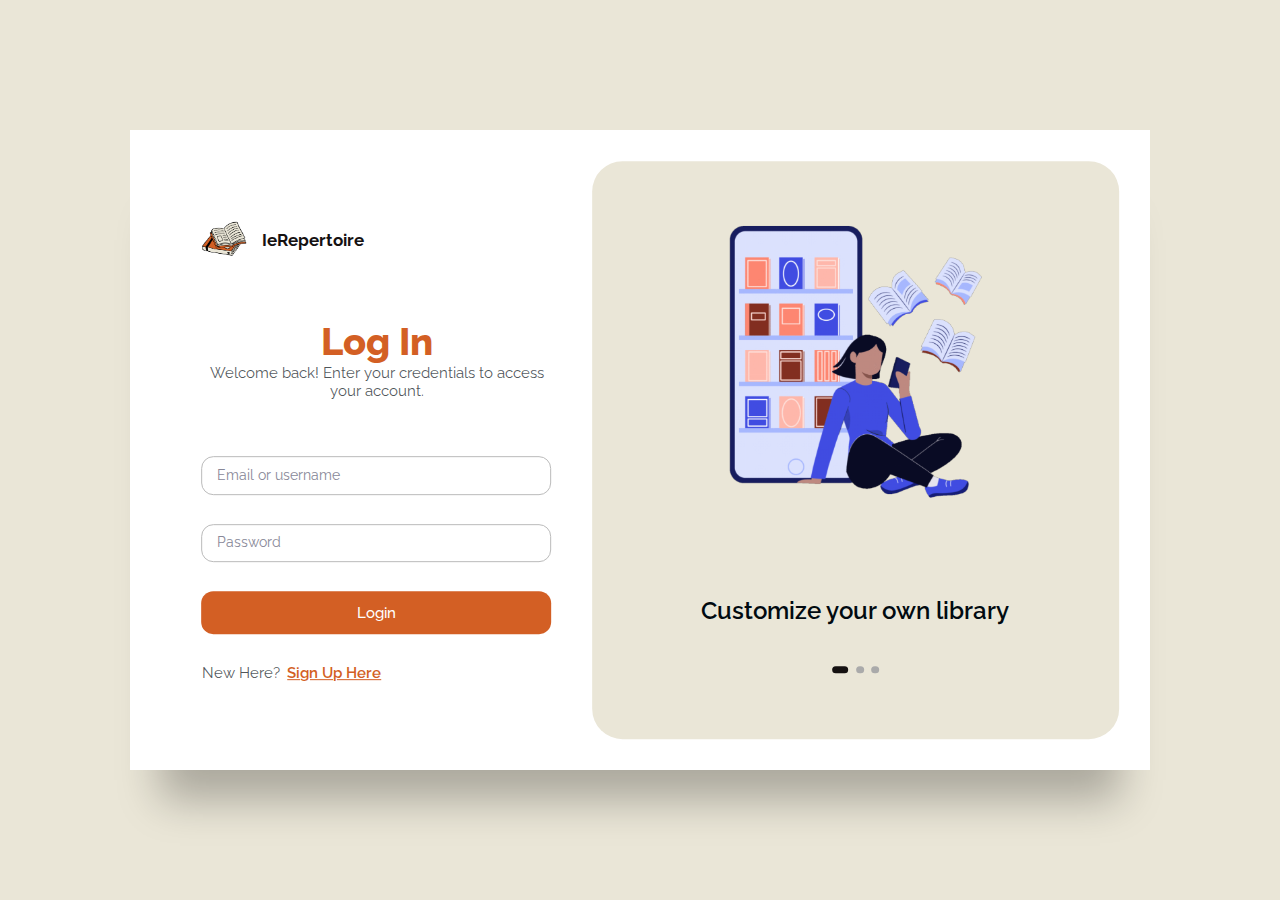
<file: index.html>
<!DOCTYPE html>
<html lang="en">
  <head>
    <meta charset="UTF-8" />
    <meta
      http-equiv="X-UA-Compatible"
      content="IE=edge"
    />
    <meta
      name="viewport"
      content="width=device-width, initial-scale=1.0"
    />
    <title>Login - IeRepertoire</title>
    <link
      rel="stylesheet"
      href="style.css"
    />
  </head>
  <body>
    <main>
      <div class="box">
        <div class="inner-box">
          <div class="forms-wrap">
            <form
              action="index.html"
              class="sign-in-form"
            >
              <div class="logo">
                <img
                  src="./img/logo.png"
                  alt="easyclass"
                />
                <h4>IeRepertoire</h4>
              </div>

              <div class="heading">
                <h2>Log In</h2>
                <p>
                  Welcome back! Enter your credentials to access your account.
                </p>
              </div>

              <div class="actual-form">
                <div class="input-wrap">
                  <input
                    type="email"
                    class="input-field"
                    required
                  />
                  <label>Email or username</label>
                </div>

                <div class="input-wrap">
                  <input
                    type="password"
                    class="input-field"
                    required
                  />
                  <label>Password</label>
                </div>

                <button
                  type="submit"
                  class="sign-btn"
                >
                  Login
                </button>

                <div class="new">
                  <p>New Here?</p>
                  <a href="signup.html">Sign Up Here</a>
                </div>
              </div>
            </form>
          </div>

          <div class="carousel">
            <div class="images-wrapper">
              <img
                src="./img/image2.png"
                class="image img-1 show"
                alt=""
              />
              <img
                src="./img/image3.png"
                class="image img-2"
                alt=""
              />
              <img
                src="./img/image1.png"
                class="image img-3"
                alt=""
              />
            </div>

            <div class="text-slider">
              <div class="text-wrap">
                <div class="text-group">
                  <h2>Customize your own library</h2>
                  <h2>Embark on a literary journey</h2>
                  <h2>Enjoy our virtual bookshelf</h2>
                </div>
              </div>

              <div class="bullets">
                <span
                  class="active"
                  data-value="1"
                ></span>
                <span data-value="2"></span>
                <span data-value="3"></span>
              </div>
            </div>
          </div>
        </div>
      </div>
    </main>

    <!-- Javascript file -->

    <script src="app.js"></script>
  </body>
</html>
</file>
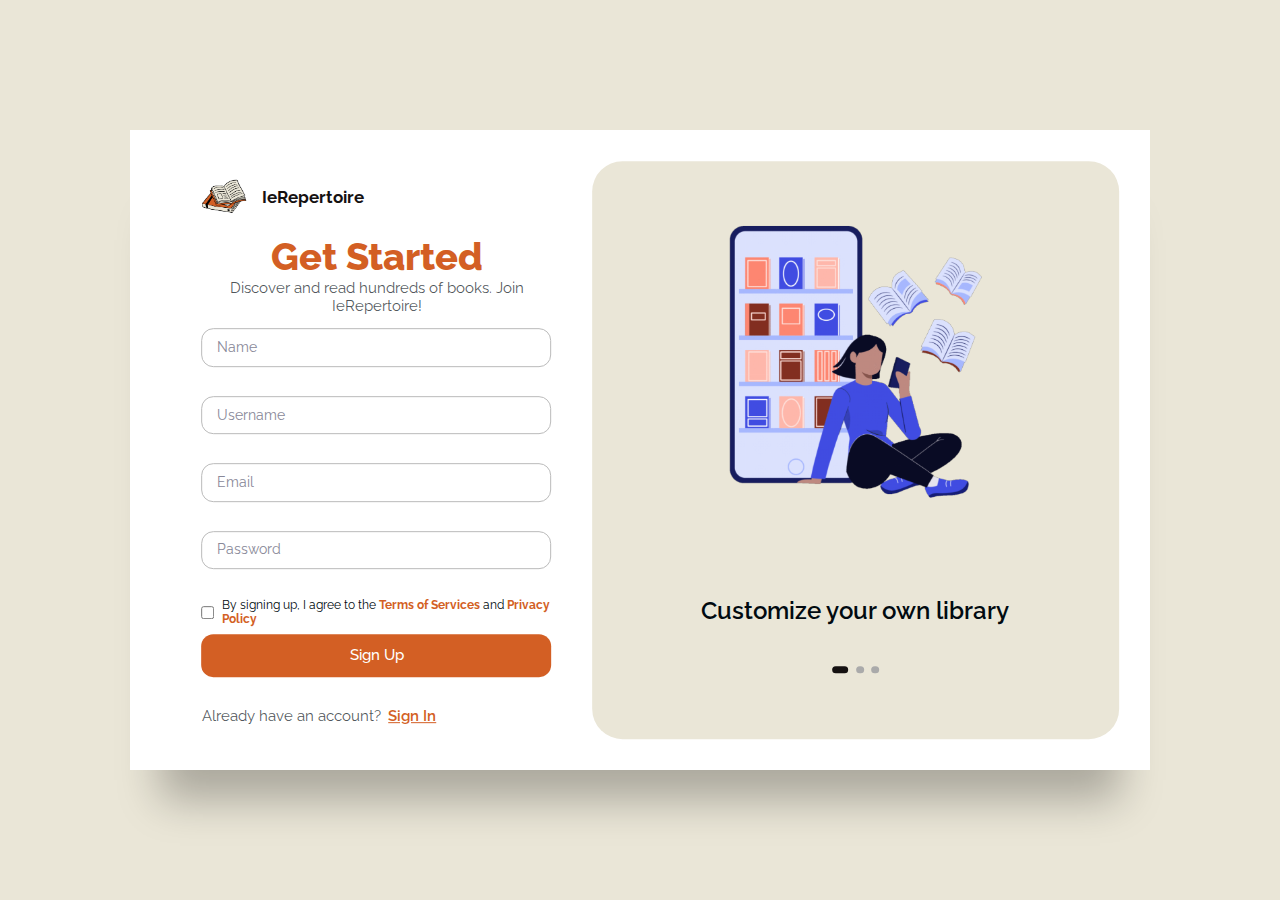
<file: signup.html>
<!DOCTYPE html>
<html lang="en">
  <head>
    <meta charset="UTF-8" />
    <meta
      http-equiv="X-UA-Compatible"
      content="IE=edge"
    />
    <meta
      name="viewport"
      content="width=device-width, initial-scale=1.0"
    />
    <title>Register - IeRepertoire</title>
    <link
      rel="stylesheet"
      href="style.css"
    />
  </head>
  <body>
    <main>
      <div class="box">
        <div class="inner-box">
          <div class="forms-wrap">
            <form
              action="index.html"
              autocomplete="off"
              class="sign-in-form"
            >
              <div class="logo">
                <img
                  src="./img/logo.png"
                  alt="IeRepertoire"
                />
                <h4>IeRepertoire</h4>
              </div>

              <div class="heading">
                <h2>Get Started</h2>
                <p>Discover and read hundreds of books. Join IeRepertoire!</p>
              </div>

              <div class="actual-form">
                <div class="input-wrap">
                  <input
                    type="text"
                    class="input-field"
                    required
                  />
                  <label>Name</label>
                </div>

                <div class="input-wrap">
                  <input
                    type="text"
                    class="input-field"
                    required
                  />
                  <label>Username</label>
                </div>

                <div class="input-wrap">
                  <input
                    type="email"
                    class="input-field"
                    required
                  />
                  <label>Email</label>
                </div>

                <div class="input-wrap">
                  <input
                    type="password"
                    class="input-field"
                    required
                  />
                  <label>Password</label>
                </div>

                <div class="terms">
                  <input type="checkbox" />
                  <p>
                    By signing up, I agree to the
                    <span href="#">Terms of Services</span> and
                    <span href="#">Privacy Policy</span>
                  </p>
                </div>

                <button
                  type="submit"
                  class="sign-btn"
                >
                  Sign Up
                </button>

                <div class="new">
                  <p>Already have an account?</p>
                  <a href="index.html">Sign In</a>
                </div>
              </div>
            </form>
          </div>

          <div class="carousel">
            <div class="images-wrapper">
              <img
                src="./img/image2.png"
                class="image img-1 show"
                alt=""
              />
              <img
                src="./img/image3.png"
                class="image img-2"
                alt=""
              />
              <img
                src="./img/image1.png"
                class="image img-3"
                alt=""
              />
            </div>

            <div class="text-slider">
              <div class="text-wrap">
                <div class="text-group">
                  <h2>Customize your own library</h2>
                  <h2>Embark on a literary journey</h2>
                  <h2>Enjoy our virtual bookshelf</h2>
                </div>
              </div>

              <div class="bullets">
                <span
                  class="active"
                  data-value="1"
                ></span>
                <span data-value="2"></span>
                <span data-value="3"></span>
              </div>
            </div>
          </div>
        </div>
      </div>
    </main>

    <!-- Javascript file -->

    <script src="app.js"></script>
  </body>
</html>
</file>
<file: style.css>
@import url("https://fonts.googleapis.com/css2?family=Inter:wght@400;500;600;700;800&family=Raleway:wght@400;500;600;700;800&family=Unica+One&display=swap");

*,
*::before,
*::after {
  padding: 0;
  margin: 0;
  box-sizing: border-box;
}

::-webkit-scrollbar {
  display: none;
}

html {
  box-sizing: border-box;
  font-size: 95%;
  scroll-behavior: smooth;
}
@media only screen and (max-width: 75em) {
  html {
    font-size: 90%;
  }
}
@media only screen and (max-width: 56.25em) {
  html {
    font-size: 80%;
  }
}

body,
input {
  font-family: "Raleway", sans-serif;
  color: #010a10;
}

main {
  width: 100%;
  min-height: 100vh;
  overflow: hidden;
  background-color: #eae6d7;

  padding: 2rem;
  display: flex;
  align-items: center;
  justify-content: center;
}

.box {
  position: relative;
  width: 100%;
  max-width: 1020px;
  height: 640px;
  background-color: #fff;
  box-shadow: 0 60px 40px -30px rgba(0, 0, 0, 0.27);
}

.inner-box {
  position: absolute;
  width: calc(100% - 4.1rem);
  height: calc(100% - 4.1rem);
  top: 50%;
  left: 50%;
  transform: translate(-50%, -50%);
}

.forms-wrap {
  position: absolute;
  height: 100%;
  width: 45%;
  top: 0;
  left: 0;
  display: grid;
  grid-template-columns: 1fr;
  grid-template-rows: 1fr;
  transition: 0.8s ease-in-out;
}

form {
  max-width: 350px;
  width: 100%;
  margin: 0 auto;
  height: 100%;
  display: flex;
  flex-direction: column;
  justify-content: space-evenly;
  grid-column: 1 / 2;
  grid-row: 1 / 2;
  transition: opacity 0.02s 0.4s;
}

.logo {
  display: flex;
  align-items: center;
  gap: 1rem;
}

.logo img {
  width: 3rem;
}

.logo h4 {
  font-size: 1.1rem;
  color: #151111;
}

.heading h2 {
  font-size: 2.5rem;
  font-weight: 800;
  color: #d35f24;
  text-align: center;
}

.heading p {
  color: rgba(1, 10, 16, 0.7);
  font-weight: 400;
  font-size: 1rem;
  text-align: center;
}

.toggle {
  color: #151111;
  text-decoration: none;
  font-size: 0.75rem;
  font-weight: 500;
  transition: 0.3s;
}

.toggle:hover {
  color: #003366;
}

.input-wrap {
  position: relative;
  height: 37px;
  margin-bottom: 2rem;
}

.input-field {
  position: absolute;
  width: 100%;
  height: 100%;
  border: 1px solid #bbb;
  font-size: 0.95rem;
  color: #151111;
  transition: 0.4s;
  border-radius: 0.8rem;
  padding: 1.2rem 1rem;
}

label {
  position: absolute;
  left: 0;
  top: 50%;
  transform: translateY(-50%);
  font-size: 0.95rem;
  color: #888898;
  pointer-events: none;
  transition: 0.4s;
  padding: 1.2rem 1rem;
}

.input-field.active {
  border: 1px solid black;
}

.input-field.active + label {
  font-size: 0.75rem;
  top: -10px;
  padding: 0;
}

.sign-btn {
  display: inline-block;
  width: 100%;
  height: 43px;
  background-color: #d35f24;
  color: #fff;
  border: none;
  cursor: pointer;
  border-radius: 0.8rem;
  font-size: 1rem;
  margin-bottom: 2rem;
  transition: 0.3s;
  font-weight: 500;
  font-family: "Raleway";
}

.sign-btn:hover {
  background-color: #003366;
}

.new {
  color: rgba(1, 10, 16, 0.7);
  font-size: 1rem;
  display: flex;
  gap: 0.5rem;
}

.new a {
  color: #d35f24;
  transition: 0.3s;
  font-weight: 600;
}

.new a:hover {
  color: #003366;
}

.carousel {
  position: absolute;
  height: 100%;
  width: 55%;
  left: 45%;
  top: 0;
  background-color: #eae6d7;
  border-radius: 2rem;
  display: grid;
  grid-template-rows: auto 1fr;
  padding-bottom: 2rem;
  overflow: hidden;
  transition: 0.8s ease-in-out;
}

.images-wrapper {
  display: grid;
  grid-template-columns: 1fr;
  grid-template-rows: 1fr;
}

.image {
  width: 100%;
  grid-column: 1/2;
  grid-row: 1/2;
  opacity: 0;
  transition: opacity 0.3s, transform 0.5s;
}

.img-1 {
  transform: translate(0, -50px);
}

.img-2 {
  transform: scale(0.4, 0.5);
}

.img-3 {
  transform: scale(0.3) rotate(-20deg);
}

.image.show {
  opacity: 1;
  transform: none;
}

.text-slider {
  display: flex;
  align-items: center;
  justify-content: center;
  flex-direction: column;
}

.text-wrap {
  max-height: 2.2rem;
  overflow: hidden;
  margin-bottom: 2.5rem;
}

.text-group {
  display: flex;
  flex-direction: column;
  text-align: center;
  transform: translateY(0);
  transition: 0.5s;
}

.text-group h2 {
  line-height: 2.2rem;
  font-weight: 600;
  font-size: 1.6rem;
}

.bullets {
  display: flex;
  align-items: center;
  justify-content: center;
}

.bullets span {
  display: block;
  width: 0.5rem;
  height: 0.5rem;
  background-color: #aaa;
  margin: 0 0.25rem;
  border-radius: 50%;
  cursor: pointer;
  transition: 0.3s;
}

.bullets span.active {
  width: 1.1rem;
  background-color: #151111;
  border-radius: 1rem;
}

@media (max-width: 850px) {
  .box {
    height: auto;
    max-width: 550px;
    overflow: hidden;
  }

  .inner-box {
    position: static;
    transform: none;
    width: revert;
    height: revert;
    padding: 2rem;
  }

  .forms-wrap {
    position: revert;
    width: 100%;
    height: auto;
  }

  form {
    max-width: revert;
    padding: 1.5rem 2.5rem 2rem;
    transition: transform 0.8s ease-in-out, opacity 0.45s linear;
  }

  .heading {
    margin: 2rem 0;
  }

  .carousel {
    position: revert;
    height: auto;
    width: 100%;
    padding: 3rem 2rem;
    display: flex;
  }

  .images-wrapper {
    display: none;
  }

  .text-slider {
    width: 100%;
  }
}

@media (max-width: 600px) {
  main {
    padding: 1rem;
  }

  .box {
    border-radius: 2rem;
  }

  .inner-box {
    padding: 1rem;
  }

  .carousel {
    /* display: none; */
  }

  .text-wrap {
    margin-bottom: 1rem;
  }

  .text-group h2 {
    font-size: 1.2rem;
  }

  form {
    padding: 1rem 2rem 1.5rem;
  }
}

.terms {
  margin-bottom: 0.5rem;
  display: flex;
  align-items: center;
  gap: 0.5rem;
  font-size: 0.8rem;
}

.terms span {
  cursor: pointer;
  color: #d35f24;
  font-weight: 700;
}

/* Profile */
.profile {
  display: flex;
  flex-direction: column;
  align-items: center;
}

.profile-banner {
  width: 100%;
  height: 20rem;
  object-fit: cover;
  position: relative;
  margin-bottom: 7rem;
}

.profile-img {
  height: 15rem;
  width: 15rem;
  object-fit: cover;
  border-radius: 50%;
  border: 3px solid #d35f24;
  position: absolute;
  transform: translateY(10rem);
}

.info {
  display: flex;
  flex-direction: column;
  gap: 0.5rem;
  align-items: start;
  font-weight: 600;
}

.info-wrap {
  display: flex;
  gap: 0.5rem;
}

.info-title {
  width: 6.5rem;
  color: rgba(1, 10, 16, 0.7);
}

.profile-btn {
  margin-top: 2rem;
  padding: 0.8rem 2rem;
  border: 1px solid #d35f24;
  border-color: #d35f24;
  background-color: white;
  border-radius: 0.8rem;
  font-family: "Raleway";
  font-weight: 600;
  color: #010a10;
  cursor: pointer;
}

.popup {
  display: none;
  position: fixed;
  z-index: 1;
  top: 0;
  right: 0;
  bottom: 0;
  left: 0;
  width: 100%;
  height: 100%;
  background-color: rgb(0, 0, 0);
  background-color: rgba(0, 0, 0, 0.4);
  justify-content: center;
  align-items: center;
}

.popup-content {
  background-color: #eae6d7;
  padding: 2rem;
  border: 1px solid #d35f24;
  width: 100%;
  max-width: 30rem;
  display: flex;
  flex-direction: column;
  gap: 2rem;
  position: relative;
  align-items: center;
  text-align: center;
  border-radius: 0.5rem;
  margin: 5%;
}

.validation-popup {
  position: absolute;
  bottom: 0;
  z-index: 1;
  color: #003366;
  padding: 0.5rem;
  font-size: 0.8rem;
  font-weight: 600;
  letter-spacing: 1px;
  right: 0;
  transform: translateY(1.8rem);
}
</file>
